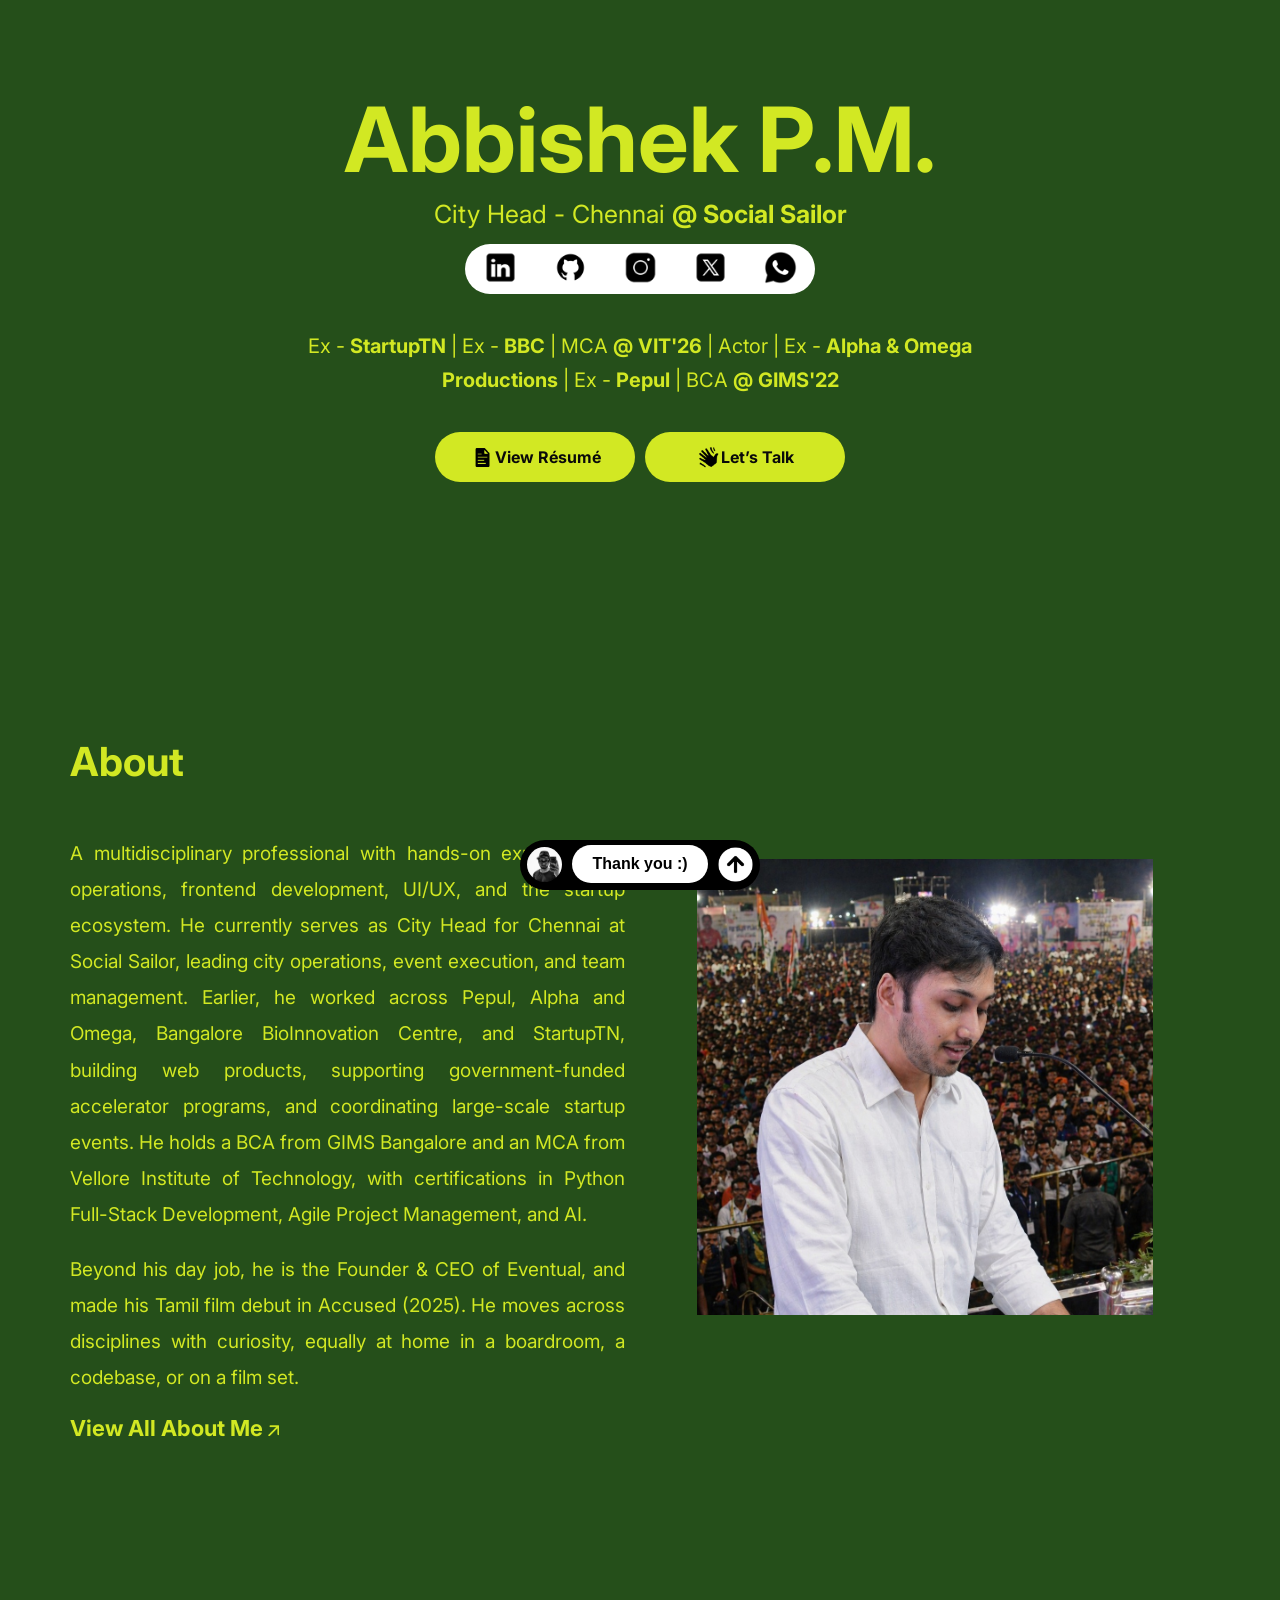
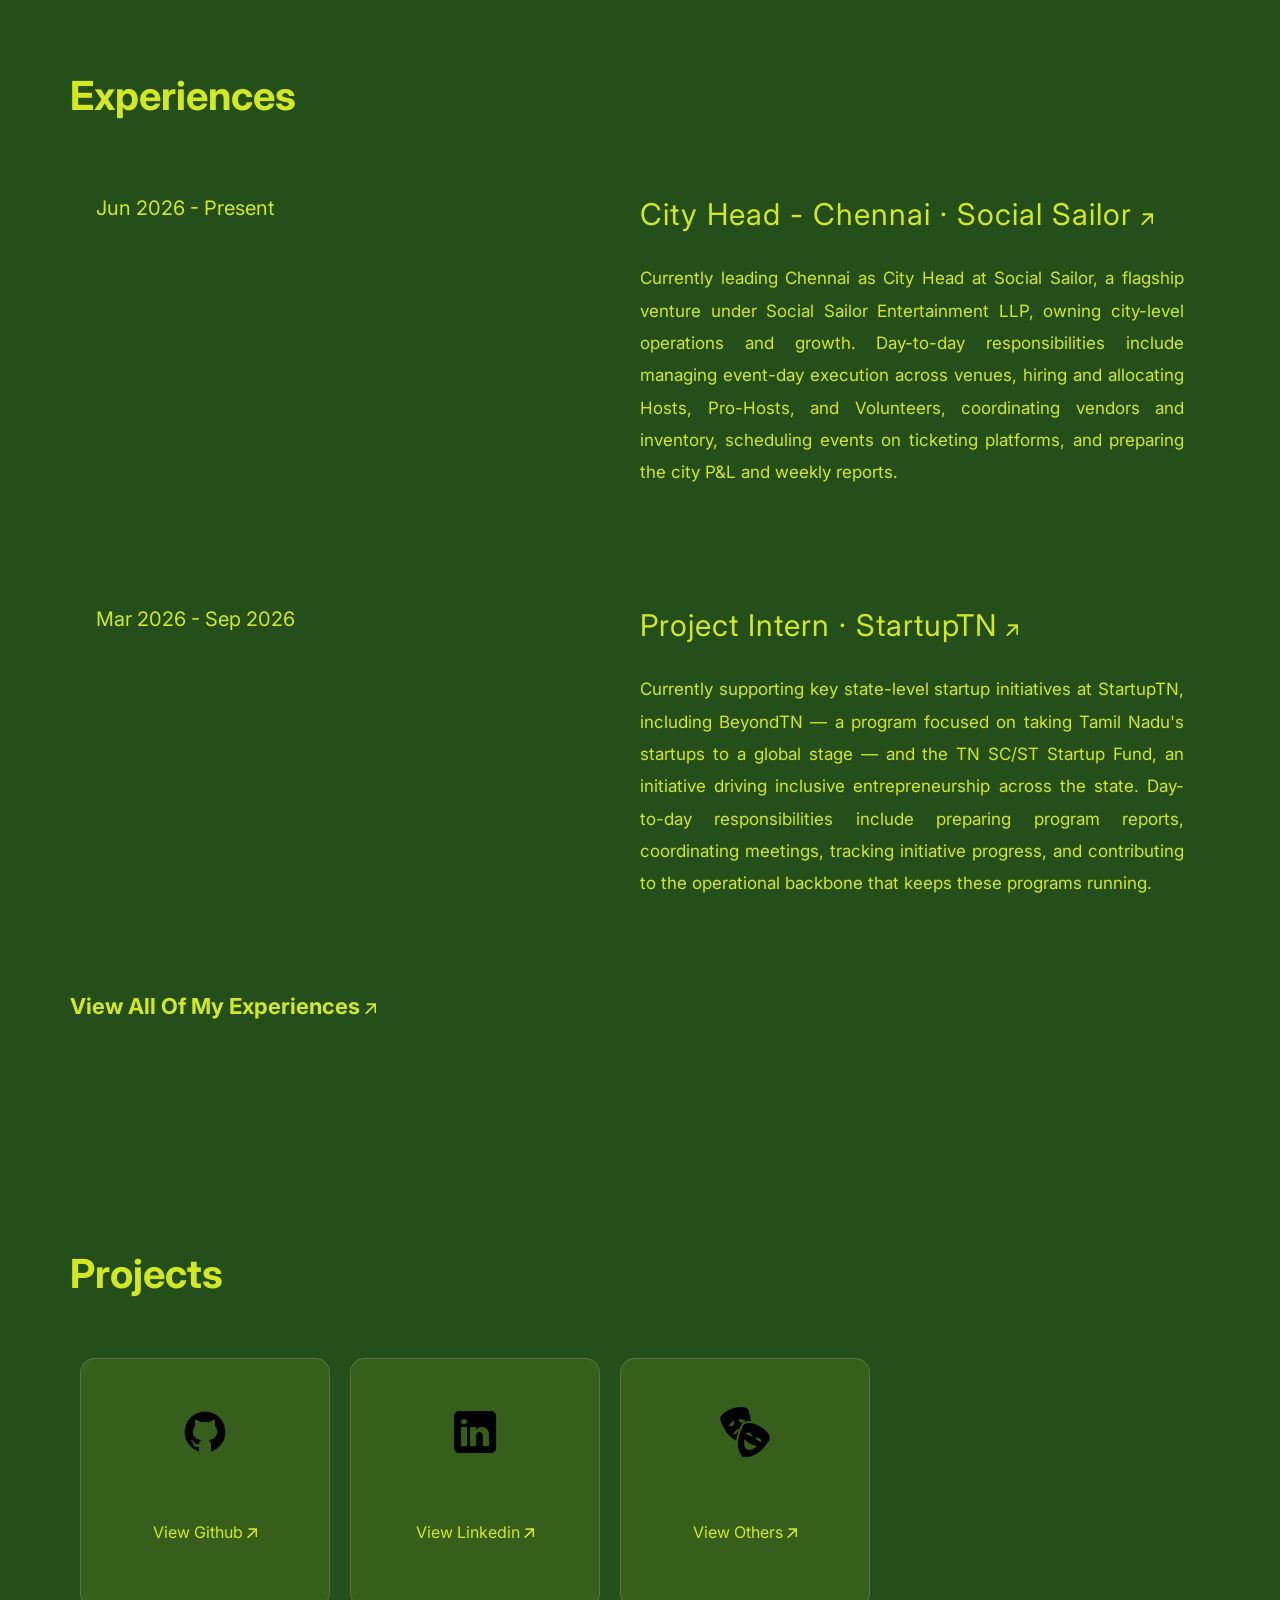
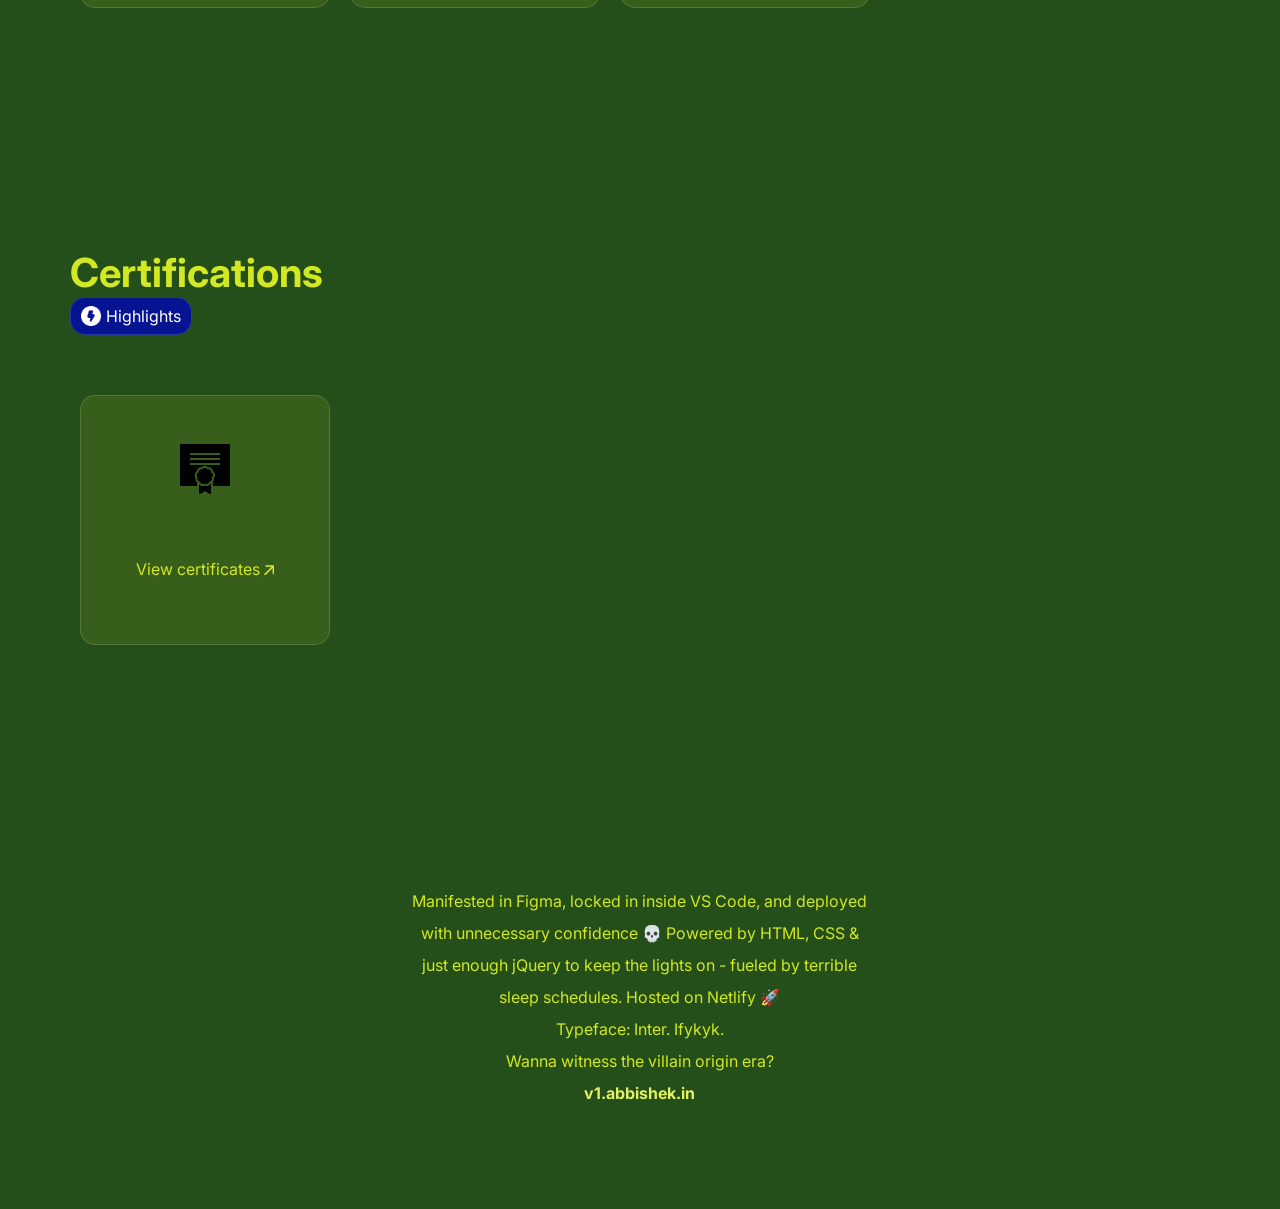
<file: index.html>
<!DOCTYPE html>
<html lang="en">
<head>
    <meta charset="UTF-8">
    <meta http-equiv="X-UA-Compatible" content="IE=edge">
    <meta name="viewport" content="width=device-width, initial-scale=1.0">
    <title>Abbishek PM</title>
    <!-- Facebook Meta Tags -->
    <meta property="og:url" content="https://abbishek.in/">
    <meta property="og:type" content="website" />
    <meta property="og:site_name" content="Abbishek PM"/>
    <meta property="og:title" content="Abbishek PM">
    <meta property="og:description" content="Works with startups, tech, studies AI, and acts in cinema—clearly ignoring specialization advice because staying in one lane sounded boring.">
    <meta property="og:image" content="https://abbishek.in/images/banner.jpg">
	<!-- If Needed -->
	<meta property="og:locale" content="en_us" />
	<!-- ------ -->
    <!-- Twitter Meta Tags -->
    <meta name="twitter:card" content="summary_large_image">
    <meta name="twitter:domain" value="https://abbishek.in/" />
    <meta name="twitter:url" value="https://abbishek.in/" />
    <meta name="twitter:title" content="Abbishek PM">
    <meta name="twitter:description" content="Works with startups, tech, studies AI, and acts in cinema—clearly ignoring specialization advice because staying in one lane sounded boring.">
    <meta name="twitter:image" content="https://abbishek.in/images/banner.jpg" />
	<link rel="shortcut icon" href="images/favicon.ico" type="image/x-icon">
    <link rel="apple-touch-icon" href="images/apple-touch-icon.png" />
    <link rel="apple-touch-icon" sizes="57x57" href="images/apple-touch-icon-57x57.png" />
    <link rel="apple-touch-icon" sizes="72x72" href="images/apple-touch-icon-72x72.png" />
    <link rel="apple-touch-icon" sizes="76x76" href="images/apple-touch-icon-76x76.png" />
    <link rel="apple-touch-icon" sizes="114x114" href="images/apple-touch-icon-114x114.png" />
    <link rel="apple-touch-icon" sizes="120x120" href="images/apple-touch-icon-120x120.png" />
    <link rel="apple-touch-icon" sizes="144x144" href="images/apple-touch-icon-144x144.png" />
    <link rel="apple-touch-icon" sizes="152x152" href="images/apple-touch-icon-152x152.png" />
    <link rel="apple-touch-icon" sizes="180x180" href="images/apple-touch-icon-180x180.png" />
    <meta name="theme-color" content="#254F1A" />
    <link rel="stylesheet" href="styles.css">
</head>
<body>
<input type="checkbox" id="haptic-checkbox" style="display:none">
<label id="haptic-label" for="haptic-checkbox" style="display:none"></label>
    <header>
        <div class="dynamic-control">
            <div class="dynamic-island">
                <div class="dynamic-flex">
                    <a href="#" class="profile-link"><img src="images/profile.jpeg" alt="profile" draggable="false" /></a>
                    <div class="content-flex">
                        <p class="active dynamic-words">Home</p>
                        <a href="#home">Home</a>
                        <a href="#about">About</a>
                        <a href="#experience">Experience</a>
                        <a href="#projects">Projects</a>
                        <a href="#certifications">Certifications</a>
                    </div>
                    <img src="images/image.png" alt="arrow" draggable="false" class="arrow" />
                </div>
            </div>
        </div>
    </header>
    <section class="boxed-up first-section">
        <h1 id="home">Abbishek P.M.</h1>
        <p class="designation">City Head - Chennai <a href="https://socialsailor.co/" target="_blank">@ Social Sailor</a></p>
        <div class="contact-content">
            <a href="https://www.linkedin.com/in/abbishekprabhu" target="_blank"><img src="images/linkedin.png" alt="Linkedin" draggable="false" /></a>
            <a href="https://www.github.com/abbishekprabhu" target="_blank"><img src="images/github.png" alt="GitHub" draggable="false" /></a>
            <a href="https://www.instagram.com/abbishekprabhu" target="_blank"><img src="images/instagram.png" alt="Instagram" draggable="false" /></a>
            <a href="https://www.x.com/abbishekoffl" target="_blank"><img src="images/x-twitter.png" alt="x-twitter" draggable="false" /></a>
            <a href="#" id="whatsapp" target="_blank"><img src="images/whatsapp.png" alt="whatsapp" draggable="false" /></a>
        </div>
        <p class="prev-exp">Ex - <a href="https://startuptn.in/" target="_blank" rel="noopener noreferrer">StartupTN</a> | Ex - <a href="https://bioinnovationcentre.com/en" target="_blank" rel="noopener noreferrer">BBC</a> | MCA <a href="https://vit.ac.in/" target="_blank">@ VIT'26</a> | Actor | Ex - <span> Alpha & Omega Productions</span> | Ex - <a href="https://www.abbishek.in/" target="_blank">Pepul</a> | BCA <a href="https://gimsedu.in/">@ GIMS'22</a></p>
        <div class="main-contact-links">
            <a href="Abbishek_Resume_Updated_24092026.pdf" target="_blank"><img src="images/resume.png" alt="Resume"><p>View Résumé</p></a>
            <a href="#" id="gmail" target="_blank"><img src="images/gmail.png" alt="Gmail"><p>Let’s Talk</p></a>
        </div>
    </section>
    <section class="boxed-up second-section">
        <div class="about-div">
            <div class="aboutit">
                <h2 id="about">About</h2>
                <p>A multidisciplinary professional with hands-on experience in operations, frontend development, UI/UX, and the startup ecosystem. He currently serves as City Head for Chennai at Social Sailor, leading city operations, event execution, and team management. Earlier, he worked across Pepul, Alpha and Omega, Bangalore BioInnovation Centre, and StartupTN, building web products, supporting government-funded accelerator programs, and coordinating large-scale startup events. He holds a BCA from GIMS Bangalore and an MCA from Vellore Institute of Technology, with certifications in Python Full-Stack Development, Agile Project Management, and AI.</p>
                <p>Beyond his day job, he is the Founder & CEO of Eventual, and made his Tamil film debut in Accused (2025). He moves across disciplines with curiosity, equally at home in a boardroom, a codebase, or on a film set.</p>
                <a href="https://www.linkedin.com/in/abbishekprabhu" target="_blank">View All About Me <img src="images/right-arrow.png" alt="right-arrow" /></a>
            </div>
            <div class="about-img"><img src="images/cover.jpeg" alt="cover" /></div>
        </div>
    </section>
    <section class="boxed-up third-section">
        <h3 id="experience">Experiences</h3>
        <a href="https://socialsailor.co/" target="_blank" class="exp">
            <div class="exp-period">
                <p>Jun 2026 - Present</p>
            </div>
            <div class="exp-details">
                <p>City Head - Chennai · Social Sailor&nbsp;<img src="images/right-arrow.png" alt="right-arrow" /></p>
                <p>Currently leading Chennai as City Head at Social Sailor, a flagship venture under Social Sailor Entertainment LLP, owning city-level operations and growth. Day-to-day responsibilities include managing event-day execution across venues, hiring and allocating Hosts, Pro-Hosts, and Volunteers, coordinating vendors and inventory, scheduling events on ticketing platforms, and preparing the city P&L and weekly reports.</p>
            </div>
        </a>
        <a href="https://startuptn.in/" target="_blank" class="exp">
            <div class="exp-period">
                <p>Mar 2026 - Sep 2026</p>
            </div>
            <div class="exp-details">
                <p>Project Intern · StartupTN&nbsp;<img src="images/right-arrow.png" alt="right-arrow" /></p>
                <p>Currently supporting key state-level startup initiatives at StartupTN, including BeyondTN — a program focused on taking Tamil Nadu's startups to a global stage — and the TN SC/ST Startup Fund, an initiative driving inclusive entrepreneurship across the state. Day-to-day responsibilities include preparing program reports, coordinating meetings, tracking initiative progress, and contributing to the operational backbone that keeps these programs running.</p>
            </div>
        </a>
        <!-- <a href="https://eventualhq.netlify.app/" target="_blank" class="exp">
            <div class="exp-period">
                <p>Jan 2024 - Present</p>
            </div>
            <div class="exp-details">
                <p>Founder & CEO · Eventual&nbsp;<img src="images/right-arrow.png" alt="right-arrow" /></p>
                <p>Eventual is redefining real-life social interactions—because meeting people shouldn’t feel like a job interview. 🚀 We help you connect effortlessly at events, social gatherings, and professional meetups without the awkwardness of swiping or small talk rehearsals. Whether you're an introvert, extrovert, or somewhere in between, we make real-world networking fun, easy, and actually useful. Ready to touch grass? 🌿</p>
            </div>
        </a> -->
        <a href="https://www.linkedin.com/in/abbishekprabhu/details/experience/" target="_blank" class="view-all-exp-link">View All Of My Experiences <img src="images/right-arrow.png" alt="right-arrow" /></a>
    </section>
    <section class="boxed-up fourth-section">
        <h4 id="projects">Projects</h4>
        <div class="all-projects">
            <a href="https://www.github.com/abbishekprabhu" target="_blank">
                <img src="images/github.png" alt="github" />
                <p>View Github <img src="images/right-arrow.png" alt="right-arrow" /></p>
            </a>
            <a href="https://www.linkedin.com/in/abbishekprabhu/details/projects" target="_blank">
                <img src="images/linkedin.png" alt="linkedin" />
                <p>View Linkedin <img src="images/right-arrow.png" alt="right-arrow" /></p>
            </a>
            <a href="https://www.abbishek.in/acting" target="_blank">
                <img src="images/acting.png" alt="linkedin" />
                <p>View Others <img src="images/right-arrow.png" alt="right-arrow" /></p>
            </a>
        </div>
    </section>
    <section class="boxed-up fifth-section">
        <h5 id="certifications">Certifications</h5>
        <p class="highlights"><img src="images/thunder.png" alt="higlights" />Highlights</p>
        <div class="all-projects top-la-gap-uh">
            <a href="https://www.linkedin.com/in/abbishekprabhu/details/certifications/" target="_blank">
                <img src="images/certificate.png" alt="linkedin" />
                <p>View certificates <img src="images/right-arrow.png" alt="right-arrow" /></p>
            </a>
        </div>
    </section>
<footer>
  Manifested in Figma, locked in inside VS Code, and deployed with unnecessary confidence 💀  
  Powered by HTML, CSS & just enough jQuery to keep the lights on - fueled by terrible sleep schedules.  
  Hosted on Netlify 🚀  
  <span style="display: block;">Typeface: Inter. Ifykyk.</span>  
  <span>Wanna witness the villain origin era? 
    <a href="https://v1.abbishek.in" target="_blank" style="display: block; text-decoration: none; color: var(--third-color); font-weight: bold;">v1.abbishek.in</a>
  </span>
</footer>    <script src="https://cdnjs.cloudflare.com/ajax/libs/jquery/3.3.1/jquery.min.js"></script>
    <!-- <script>
        $(document).ready(function() {
            function updateSectionTitle() {
                var compensation = $(window).height() / 1;
                var home = ($('#home').offset().top) - compensation;
                var About = ($('#about').offset().top) - compensation;
                var experience = ($('#experience').offset().top) - compensation;
                var projects = ($('#projects').offset().top) - compensation;
                var certifications = ($('#certifications').offset().top) - compensation;
                var footer = ($('footer').offset().top) - compensation;
                var scrollPos = $(document).scrollTop();
    
                var newText = '';
                if (scrollPos < About) {
                    newText = 'Home';
                } else if (scrollPos >= About && scrollPos < experience) {
                    newText = 'About';
                } else if (scrollPos >= experience && scrollPos < projects) {
                    newText = 'Experience';
                } else if (scrollPos >= projects && scrollPos < certifications) {
                    newText = 'Projects';
                } else if (scrollPos >= certifications && scrollPos < footer) {
                    newText = 'Certifications';
                } else {
                    newText = 'Thank you :)';
                }
    
                var $sectionTitle = $('.dynamic-words');
    
                if ($sectionTitle.text() !== newText) {
                    $sectionTitle.addClass('fade-out');
    
                    setTimeout(function() {
                        $sectionTitle.text(newText).removeClass('fade-out').addClass('fade-in');
                    }, 300); // match the duration of the fade-out transition
    
                    setTimeout(function() {
                        $sectionTitle.removeClass('fade-in');
                    }, 600); // complete fade-in transition
                }
            }
            updateSectionTitle();
    
            $(document).scroll(function() {
                updateSectionTitle();
            });
        });
        
        // -------------------------------------

        $(document).ready(function() {
    // Function to toggle animation on arrow and dynamic island
    function toggleAnimation() {
        $('.arrow').toggleClass('animate');
        $('.dynamic-island').toggleClass('animate');
    }

    // Event listener for clicking on the arrow or dynamic-control
    $('.arrow, .dynamic-control').click(function(event) {
        event.stopPropagation(); // Prevent the event from bubbling up to the body
        toggleAnimation();
    });

    // Event listener for clicking on the body to reverse the animation
    $('body').click(function() {
        if ($('.dynamic-island').hasClass('animate')) {
            toggleAnimation();
        }
    });
});
    </script> -->
<script>
    const trigger = () => {
        if ('vibrate' in navigator) navigator.vibrate(8); // Android
        else document.getElementById('haptic-label').click(); // iOS
    }

    $(document).ready(function() {

        $('a, button').on('click', function() {
            trigger();
        });

        // -------------------------------------

        function updateSectionTitle() {
            var compensation = $(window).height() / 1;
            var home = ($('#home').offset().top) - compensation;
            var About = ($('#about').offset().top) - compensation;
            var experience = ($('#experience').offset().top) - compensation;
            var projects = ($('#projects').offset().top) - compensation;
            var certifications = ($('#certifications').offset().top) - compensation;
            var footer = ($('footer').offset().top) - compensation;
            var scrollPos = $(document).scrollTop();

            var newText = '';
            if (scrollPos < About) {
                newText = 'Home';
            } else if (scrollPos >= About && scrollPos < experience) {
                newText = 'About';
            } else if (scrollPos >= experience && scrollPos < projects) {
                newText = 'Experience';
            } else if (scrollPos >= projects && scrollPos < certifications) {
                newText = 'Projects';
            } else if (scrollPos >= certifications && scrollPos < footer) {
                newText = 'Certifications';
            } else {
                newText = 'Thank you :)';
            }

            var $sectionTitle = $('.dynamic-words');

            if ($sectionTitle.text() !== newText) {
                $sectionTitle.addClass('fade-out');

                setTimeout(function() {
                    $sectionTitle.text(newText).removeClass('fade-out').addClass('fade-in');
                }, 300);

                setTimeout(function() {
                    $sectionTitle.removeClass('fade-in');
                }, 600);
            }
        }
        updateSectionTitle();

        $(document).scroll(function() {
            updateSectionTitle();
        });

        // -------------------------------------

        function toggleAnimation() {
            $('.arrow').toggleClass('animate');
            $('.dynamic-island').toggleClass('animate');
        }

        // Haptic on arrow and dynamic-control click
        $('.arrow, .dynamic-control').click(function(event) {
            event.stopPropagation();
            trigger();
            toggleAnimation();
        });

        $('body').click(function() {
            if ($('.dynamic-island').hasClass('animate')) {
                toggleAnimation();
            }
        });

    });
</script>
<script>
        const whatsappButton = document.getElementById("whatsapp"),
    gmailButton = document.getElementById("gmail"),
    whatsappNumber = "+919611631086",
    whatsappText = "Hi Abbishek, I am",
    gmailAddress = "abbishekpm@gmail.com",
    gmailSubject = "Job Opportunity in [Your Company Name]",
    gmailBody = "Hello Abbishek, ";
whatsappButton.addEventListener("click", function () {
    let e = `https://wa.me/+919611631086?text=${encodeURIComponent("Hi Abbishek, I am")}`;
    window.open(e, "_blank");
}),
    gmailButton.addEventListener("click", function () {
        let e = `mailto:abbishekpm@gmail.com?subject=${encodeURIComponent("Job Opportunity in [Your Company Name]")}&body=${encodeURIComponent("Hello Abbishek, ")}`;
        window.open(e, "_blank");
    });
    </script>
    <script>
         document.addEventListener("contextmenu", (e) => e.preventDefault()),
    document.addEventListener("keydown", function (e) {
        e.ctrlKey && 83 === e.keyCode && e.preventDefault();
    }),
    document.addEventListener("keydown", function (e) {
        e.metaKey && 83 === e.keyCode && e.preventDefault();
    });

    </script>
</body>
</html>
</file>
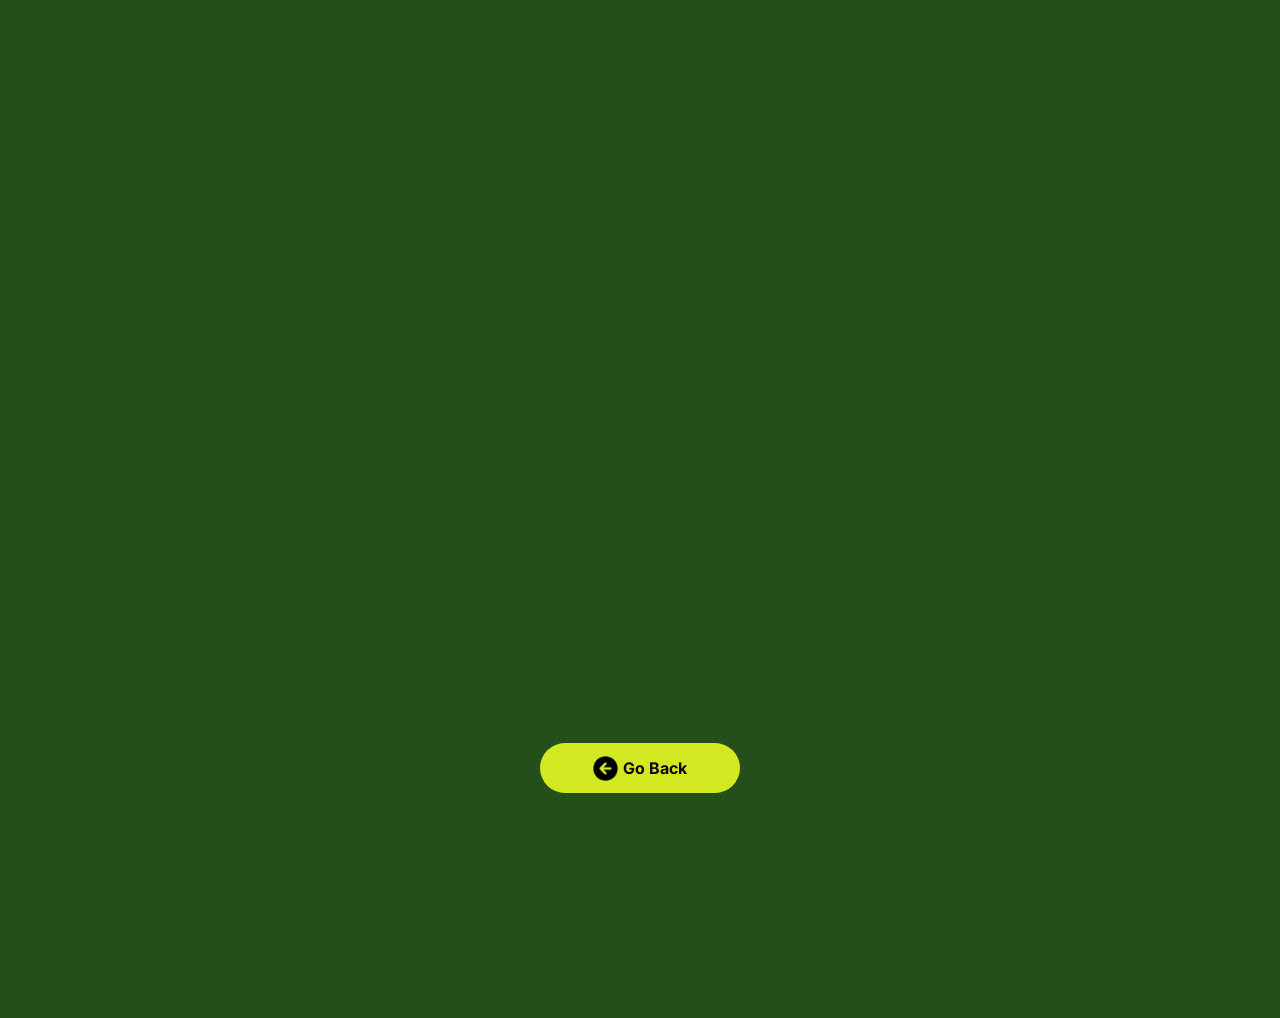
<file: acting.html>
<!DOCTYPE html>
<html lang="en">
<head>
    <meta charset="UTF-8">
    <meta http-equiv="X-UA-Compatible" content="IE=edge">
    <meta name="viewport" content="width=device-width, initial-scale=1.0">
    <title>Abbishek PM</title>
    <!-- Facebook Meta Tags -->
    <meta property="og:url" content="https://abbishek.in/">
    <meta property="og:type" content="website" />
    <meta property="og:site_name" content="Abbishek PM"/>
    <meta property="og:title" content="Abbishek PM">
    <meta property="og:description" content="Works with startups, tech, studies AI, and acts in cinema—clearly ignoring specialization advice because staying in one lane sounded boring.">
    <meta property="og:image" content="https://abbishek.in/images/banner.jpg">
	<!-- If Needed -->
	<meta property="og:locale" content="en_us" />
	<!-- ------ -->
    <!-- Twitter Meta Tags -->
    <meta name="twitter:card" content="summary_large_image">
    <meta name="twitter:domain" value="https://abbishek.in/" />
    <meta name="twitter:url" value="https://abbishek.in/" />
    <meta name="twitter:title" content="Abbishek PM">
    <meta name="twitter:description" content="Works with startups, tech, studies AI, and acts in cinema—clearly ignoring specialization advice because staying in one lane sounded boring.">
    <meta name="twitter:image" content="https://abbishek.in/images/banner.jpg" />
	<link rel="shortcut icon" href="images/favicon.ico" type="image/x-icon">
    <link rel="apple-touch-icon" href="images/apple-touch-icon.png" />
    <link rel="apple-touch-icon" sizes="57x57" href="images/apple-touch-icon-57x57.png" />
    <link rel="apple-touch-icon" sizes="72x72" href="images/apple-touch-icon-72x72.png" />
    <link rel="apple-touch-icon" sizes="76x76" href="images/apple-touch-icon-76x76.png" />
    <link rel="apple-touch-icon" sizes="114x114" href="images/apple-touch-icon-114x114.png" />
    <link rel="apple-touch-icon" sizes="120x120" href="images/apple-touch-icon-120x120.png" />
    <link rel="apple-touch-icon" sizes="144x144" href="images/apple-touch-icon-144x144.png" />
    <link rel="apple-touch-icon" sizes="152x152" href="images/apple-touch-icon-152x152.png" />
    <link rel="apple-touch-icon" sizes="180x180" href="images/apple-touch-icon-180x180.png" />
    <meta name="theme-color" content="#254F1A" />
    <link rel="stylesheet" href="styles.css">
</head>
<body>
    <section class="boxed-up first-section" style="text-align: center; width: 100%;">
        <iframe width="560" height="315" src="https://www.youtube.com/embed/TfnvAanv7yw?si=mP5wHE9TU9nwT4vZ" title="YouTube video player" frameborder="0" allow="accelerometer; autoplay; clipboard-write; encrypted-media; gyroscope; picture-in-picture; web-share" referrerpolicy="strict-origin-when-cross-origin" allowfullscreen></iframe>
        <iframe width="560" height="315" src="https://www.youtube.com/embed/B4a6Y6N_9-4?si=E2omrC8BR8ddt2X7" title="YouTube video player" frameborder="0" allow="accelerometer; autoplay; clipboard-write; encrypted-media; gyroscope; picture-in-picture; web-share" referrerpolicy="strict-origin-when-cross-origin" allowfullscreen></iframe>
        <iframe width="560" height="315" src="https://www.youtube.com/embed/QOzCS6JlDGQ?si=4c3kqKAh8rAPvr1p" title="YouTube video player" frameborder="0" allow="accelerometer; autoplay; clipboard-write; encrypted-media; gyroscope; picture-in-picture; web-share" referrerpolicy="strict-origin-when-cross-origin" allowfullscreen></iframe>
        <div class="main-contact-links">
            <a href="/"><img src="images/image.png" alt="Resume" style="filter: brightness(0) saturate(100%) invert(0%) sepia(82%) saturate(7465%) hue-rotate(20deg) brightness(82%) contrast(103%); transform: rotateZ(-90deg); margin-right: 5px;" /><p>Go Back</p></a>
        </div>
    </section>
    </body>
</html>
</file>
<file: styles.css>
@import url('https://fonts.googleapis.com/css2?family=Inter:ital,opsz,wght@0,14..32,100..900;1,14..32,100..900&display=swap');

*, ::after, ::before
{
box-sizing: border-box;
}
html, body
{
    margin: 0;
    padding: 0;
		scroll-behavior: smooth;
}
:root
{
    --primary-color:#D2E823;
    --secondary-color:#254F1A;
    --third-color: #E0F162;
    --fourth-color: #0a0a0a;
    --fifth-color: #fff;
    --primary-background: #254F1A;
    --secondary-background:#D2E823;
    --third-background: #fff;
    --fourth-background: rgba(210, 232, 35, 0.1);
    --fifth-background: #061492;
    --border-background: rgba(255, 255, 255, 0.15);
}
body
{
    font-family: 'Inter', sans-serif;
    color: var(--primary-color);
    background: var(--primary-background)
}
.boxed-up {
    width: 100%;
    margin-left: auto;
    margin-right: auto;
    overflow: hidden;
  }
@media (min-width: 280px) {
    .boxed-up {
      max-width: 279px;
    }
}
@media (min-width: 375px) {
    .boxed-up {
      max-width: 340px;
    }
}
@media (min-width: 480px) {
    .boxed-up {
      max-width: 440px;
    }
}
  @media (min-width: 576px) {
    .boxed-up {
      max-width: 540px;
    }
  }
  @media (min-width: 768px) {
    .boxed-up {
      max-width: 720px;
    }
  }
  @media (min-width: 992px) {
    .boxed-up {
      max-width: 960px;
    }
  }
  @media (min-width: 1200px) {
    .boxed-up {
      max-width: 1140px;
    }
  }
  @media (min-width: 1400px) {
    .boxed-up {
      max-width: 1320px;
    }
  }
  /* --------------------------------------------- */
  .dynamic-control
{
    position: fixed;
    bottom: 0;
    text-align: center;
    text-align: -webkit-center;
    margin: 10px auto 10px auto;
    left: 0;
    right: 0;
    width: fit-content;
}
.dynamic-island
{
    background: black;
    width: auto;
    height: 50px;
    overflow: hidden;
    border-radius: 25px;
    transition: width 0.4s ease, height 0.4s ease, all 700ms cubic-bezier(0.32, 0.7, 0.22, 1.2);
    animation: growIn 0.3s ease-in-out;
    transform: scale(1);
}
.dynamic-island.animate {
    transition: all 700ms cubic-bezier(0.32, 0.7, 0.22, 1.2);
    transform: scale(1.07);
    width: 400px;
    height: 250px;
}
.dynamic-island:hover
{
    transform: scale(1.05);
    transition: all 700ms cubic-bezier(0.32, 0.7, 0.22, 1.2);
}
@keyframes growIn {
    from {
      width: 0;
      height: 0;
    }
    to {
      width: auto;
      height: 50px;
    }
  }
.dynamic-flex
{
    display: flex;
    justify-content: center;
    align-items: center;
}
.profile-link
{
    text-decoration: none;
    margin: 7px auto auto 7px;
}
.profile-link img
{
    width: 35px;
    border-radius: 100%;
}
.content-flex
{
    display: flex;
    justify-items: center;
    align-items: center;
    flex-direction: column;
    width: 100%;
}
.content-flex a
{
    text-decoration: none;
    color: white;
    font-family: sans-serif;
    margin-top: 7px;
    width: 100%;
    align-content: center;
    height: 30px;
    transform: scale(1);
    transition: all 700ms cubic-bezier(0.32, 0.7, 0.22, 1.2);
}
.content-flex a:hover
{
    background: #fff;
    color: #0a0a0a;
    transform: scale(1.1);
    transition: all 700ms cubic-bezier(0.32, 0.7, 0.22, 1.2);
    border-radius: 50px;
}
.arrow
{
    margin: 7px 7px auto auto;
    width: 35px;
    cursor: pointer;
    transition: transform 0.4s ease;
}
.arrow.animate {
    transform: rotate(180deg);
    
}
.active
{
    font-family: sans-serif;
    background: white;
    color: black;
    font-weight: bold;
    margin: 5px 10px;
    padding: 10px 20px;
    border-radius: 100px;
    transition: 0.2s linear;
    cursor: default;
}

.dynamic-words {
    font-family: sans-serif;
    background: white;
    color: black;
    font-weight: bold;
    margin: 5px 10px;
    padding: 10px 20px;
    border-radius: 100px;
    transform-origin: center;
    transition: transform 0.3s ease, opacity 0.3s ease;
    opacity: 1;
    transform: scale(1);
}

.dynamic-words.fade-out {
    transform: scale(0.8);
    opacity: 0;
}

.dynamic-words.fade-in {
    transform: scale(1);
    opacity: 1;
}
  /* --------------------------------------------- */
.first-section
{
  margin: 80px auto 200px auto;
}
.second-section, .third-section, .fourth-section, .fifth-section
{
  margin: 230px auto;
}
h1
{
  font-size: 90px;
  text-align: center;
  margin: 5px auto;
}
.designation
{
  text-align: center;
  font-size: 25px;
  margin: 0;
}
.designation a
{
  text-decoration: none;
  color: var(--primary-color);
  font-weight: bold;
  cursor: pointer;
}
.contact-content
{
  display: flex;
  justify-content: space-around;
  align-items: center;
  background: var(--third-background);
  width: 350px;
  margin: 15px auto;
  min-height: 50px;
  border-radius: 100px;
}
.contact-content a
{
  text-decoration: none;
}
.contact-content a img
{
  width: 33px;
}
.prev-exp
{
  font-size: 20px;
  text-align: center;
  width: 60%;
  margin: 35px auto;
  line-height: 1.7;
}
.prev-exp a,.prev-exp span
{
  text-decoration: none;
  color: var(--primary-color);
  font-weight: bold;
  cursor: pointer;
}
.main-contact-links
{
  display: flex;
  justify-content: center;
  align-items: center;
  margin: 25px 0px;
}
.main-contact-links a
{
  display: flex;
  justify-content: center;
  align-items: center;
  text-decoration: none;
  color: var(--fourth-color);
  background: var(--secondary-background);
  min-width: 200px;
  min-height: 50px;
  border-radius: 100px;
  margin: 0px 5px;
  transition: 0.2s linear;
}
.main-contact-links a:hover
{
  background: var(--third-background);
  transition: 0.2s linear;
}
.main-contact-links a img
{
  width: 25px;
}

.main-contact-links a p
{
  margin: 0;
  font-weight: bold;
}
h2, h3, h4, h5
{
  font-size: 40px;
  margin: 0 0 50px 0;
}
.about-div
{
  display: flex;
  justify-content: center;
  align-items: center;
}
.aboutit
{
width: 50%;
padding: 0px 15px 0px 0px;
}
.aboutit p
{
  font-size: 19px;
  line-height: 1.9;
  text-align: justify;
}
.about-img
{
  width: 50%;
  text-align: center;
}
.about-img img
{
  width: 80%;
}
.aboutit a, .view-all-exp-link
{
  text-decoration: none;
  color: var(--primary-color);
  font-weight: 700;
  font-size: 22px;
  transition: 0.2s linear;

}
.aboutit a:hover, .view-all-exp-link:hover
{
  color: var(--fifth-color);
  transition: 0.2s linear;
}
.aboutit a:hover img, .view-all-exp-link:hover img
{
  filter: brightness(0) saturate(100%) invert(100%) sepia(0%) saturate(1%) hue-rotate(271deg) brightness(105%) contrast(101%);
  transform: translate3d(5px, -5px, 0px);
  transition: 0.2s linear;
}
.aboutit a img, .view-all-exp-link img
{
  width: 11px;
  transition: 0.2s linear;
}
.exp
{
  display: flex;
  justify-content: center;
  align-items: flex-start;
  margin: 0px 0px 50px 0px;
  transition: 0.2s linear;
  cursor: pointer;
  padding: 25px;
  border-radius: 35px;
  text-decoration: none;
  color: var(--primary-color);
  border: solid 0.5px var(--primary-background);
}
.exp:hover
{
  background: var(--fourth-background);
  transition: 0.2s linear;
  border-radius: 35px;
  border: solid 0.5px var(--border-background);
}
.exp:hover .exp-details p img
{
  transform: translate3d(5px, -5px, 0px);
  transition: 0.2s linear;
}
.exp-period, .exp-details
{
  width: 50%;
}
.exp-details p img
{
  width: 12px;
  transition: 0.2s linear;
}
.exp-period p
{
  font-size: 20px;
  margin-top: 0;
}
.exp-details p:first-child
{
  font-size: 30px;
  margin-top: 0;
  letter-spacing: 1px;
  transition: 0.2s linear;
}
.exp-details p:last-child
{
  font-size: 17px;
  margin-top: 0;
  line-height: 1.9;
  text-align: justify;
}
.all-projects
{
  display: flex;
  justify-content: flex-start;
  align-items: center;
  transition: 0.2s linear;
}
.all-projects a
{
  display: flex;
  justify-content: space-evenly;
  align-items: center;
  flex-direction: column;
  text-decoration: none;
  color: var(--primary-color);
  margin: 10px;
  background: var(--fourth-background);
  width: 250px;
  height: 250px;
  border-radius: 15px;
  border: solid 0.5px var(--border-background);
  transition: 0.2s linear;
}
.all-projects a:hover
{
  background: var(--border-background);
  transform: translateY(-25px);
  transition: 0.2s linear;
}
.all-projects a p
{
  transition: 0.2s linear;
}
.all-projects a:hover p
{
  color: var(--fourth-color);
  transition: 0.2s linear;
}
.all-projects a:hover p img
{
  filter: brightness(0) saturate(100%) invert(0%) sepia(100%) saturate(0%) hue-rotate(244deg) brightness(97%) contrast(103%);
  transition: 0.2s linear;
  transform: translate3d(2px, -2px, 0px);
}
.all-projects a img
{
  width: 50px;
}
.all-projects p img
{
  width: 10px;
  transition: 0.2s linear;

}
.highlights
{
  background: var(--fifth-background);
  color: var(--fifth-color);
  display: flex;
  justify-content: flex-start;
  align-items: center;
  width: fit-content;
  padding: 8px 10px;
  border-radius: 15px;
  margin: 0;
  border: solid 0.5px var(--border-background);
  transition: 0.2s linear;
}
.highlights img
{
  width: 20px;
  margin: 0px 5px 0px 0px;
  transition: 0.2s linear;
}
.highlights:hover img
{
    animation: spin 2s linear infinite;
    transition: 0.2s linear;
}
@keyframes spin {
  from {
    transform: rotateY(0deg);
  }

  to {
    transform: rotateY(360deg);
  }
}
h5
{
  margin-bottom: 0px;
}
.top-la-gap-uh
{
  margin-top: 50px;
}
footer
{
    text-align: center;
    width: 36%;
    line-height: 2;
    margin: auto auto 100px auto;
}
@media (max-width: 1200px) {
  footer
  {
    width: 43%;
  }
  .prev-exp
  {
    width: 70%;
  }
  .aboutit p 
  {
    font-size: 16px;
  }
  .aboutit a, .view-all-exp-link 
  {
    font-size: 18px;
  }
  .about-img img {
    width: 90%;
}
}
@media (max-width: 992px)
{
  .prev-exp 
    {
        width: 83%;
    }
    .about-div
    {
      display: block;
    }
    .aboutit, .about-img
    {
      width: 100%;
      margin: 50px 0;
    }
    .about-img img
    {
      width: 60%;
    }
    .exp
    {
      display: block;
    }
    .exp-period, .exp-details
    {
      width: 100%;
    }
    .second-section, .third-section, .fourth-section, .fifth-section 
    {
    margin: 100px auto;
    }
    footer 
    {
      width: 51%;
    }
    .first-section 
    {
    margin: 80px auto 100px auto;
    }
}
@media (max-width: 768px)
{
  h1 
  {
    font-size: 50px;
  }
  .designation 
  {
    font-size: 17px;
  }
  .contact-content a img 
  {
    width: 20px;
  }
  .contact-content 
  {
    width: 220px;
    min-height: 35px;
  }
  .prev-exp 
  {
    font-size: 14px;
    margin: 10px auto;
  }
  .main-contact-links a 
  {
    min-width: 150px;
    min-height: 40px;
  }
  .main-contact-links a p 
  {
    font-size: 14px;
  }
  .main-contact-links a img 
  {
    width: 20px;
  }
    .aboutit p 
    {
      font-size: 14px;
    }
    .aboutit a, .view-all-exp-link 
    {
        font-size: 16px;
    }
    .about-img img 
    {
        width: 100%;
    }
    h2, h3, h4, h5 
    {
    font-size: 30px;
    margin: 0 0 25px 0;
    }
    .second-section, .third-section, .fourth-section, .fifth-section 
    {
        margin: 50px auto;
    }
    .exp-period p 
    {
    font-size: 15px;
    }
    .exp-details p:first-child 
    {
    font-size: 20px;
    }
    .exp-details p img 
    {
    width: 10px;
    }
    .aboutit a img, .view-all-exp-link img 
    {
    width: 9px;
    }
    .exp-details p:last-child 
    {
    font-size: 13px;
    }
    .exp
    {
      margin: 0px 0px 15px 0px;
    }
    .all-projects
    {
      flex-wrap: wrap;
    }
    footer
    {
      font-size: 12px;
    }
    .all-projects a p 
    {
    font-size: 12px;
    }
    .all-projects p img 
    {
    width: 7px;
    }
    .highlights
    {
      font-size: 12px
    }
    .highlights img
    {
      width: 15px;
    }
}
 @media (max-width: 576px)
{
  .prev-exp 
  {
        font-size: 15px;
  }
     .all-projects 
     {
      justify-content: center;
    }
    h2, h3, h4, h5
    {
      text-align: center;
    }
    .highlights
    {
      margin: auto;
    }
    h5 
    {
      margin: 0;
    }
    footer 
    {
      width: 67%;
    }
  }
  @media (max-width: 480px)
  {
    .prev-exp 
    {
        width: 100%;
        font-size: 14px;
    }
    .aboutit, .about-img
    {
      text-align: center;
    }
    .view-all-exp-link
    {
      text-align: center;
      width: 100%;
      display: block;
    }
    .exp
    {
      border: solid 0.5px var(--border-background);
    }
    footer
    {
      width: 80%;
    }
    .aboutit
    {
      padding: 0;
    }
    iframe
    {
      width: 100%;
    }
  }
  @media (max-width: 375px) 
  {
    h1 
    {
      font-size: 30px;
    }
    .designation 
    {
        font-size: 11px;
    }
    .prev-exp 
    {
      font-size: 11px;
    }
    .main-contact-links a 
    {
        min-width: 110px;
        min-height: 30px;
    }
    .main-contact-links a p 
    {
        font-size: 10px;
    }
    .main-contact-links a img 
    {
        width: 15px;
    }
    .aboutit p 
    {
        font-size: 11px;
    }
    .aboutit a, .view-all-exp-link 
    {
        font-size: 13px;
    }
    .aboutit a img, .view-all-exp-link img 
    {
        width: 6px;
    }
    .exp-period p 
    {
        font-size: 12px;
    }
    .exp-details p:first-child 
    {
        font-size: 14px;
    }
    .exp-details p:last-child 
    {
        font-size: 11px;
    }
    .exp-details p img 
    {
        width: 7px;
    }
    footer 
    {
        width: 100%;
    }
  }
</file>
